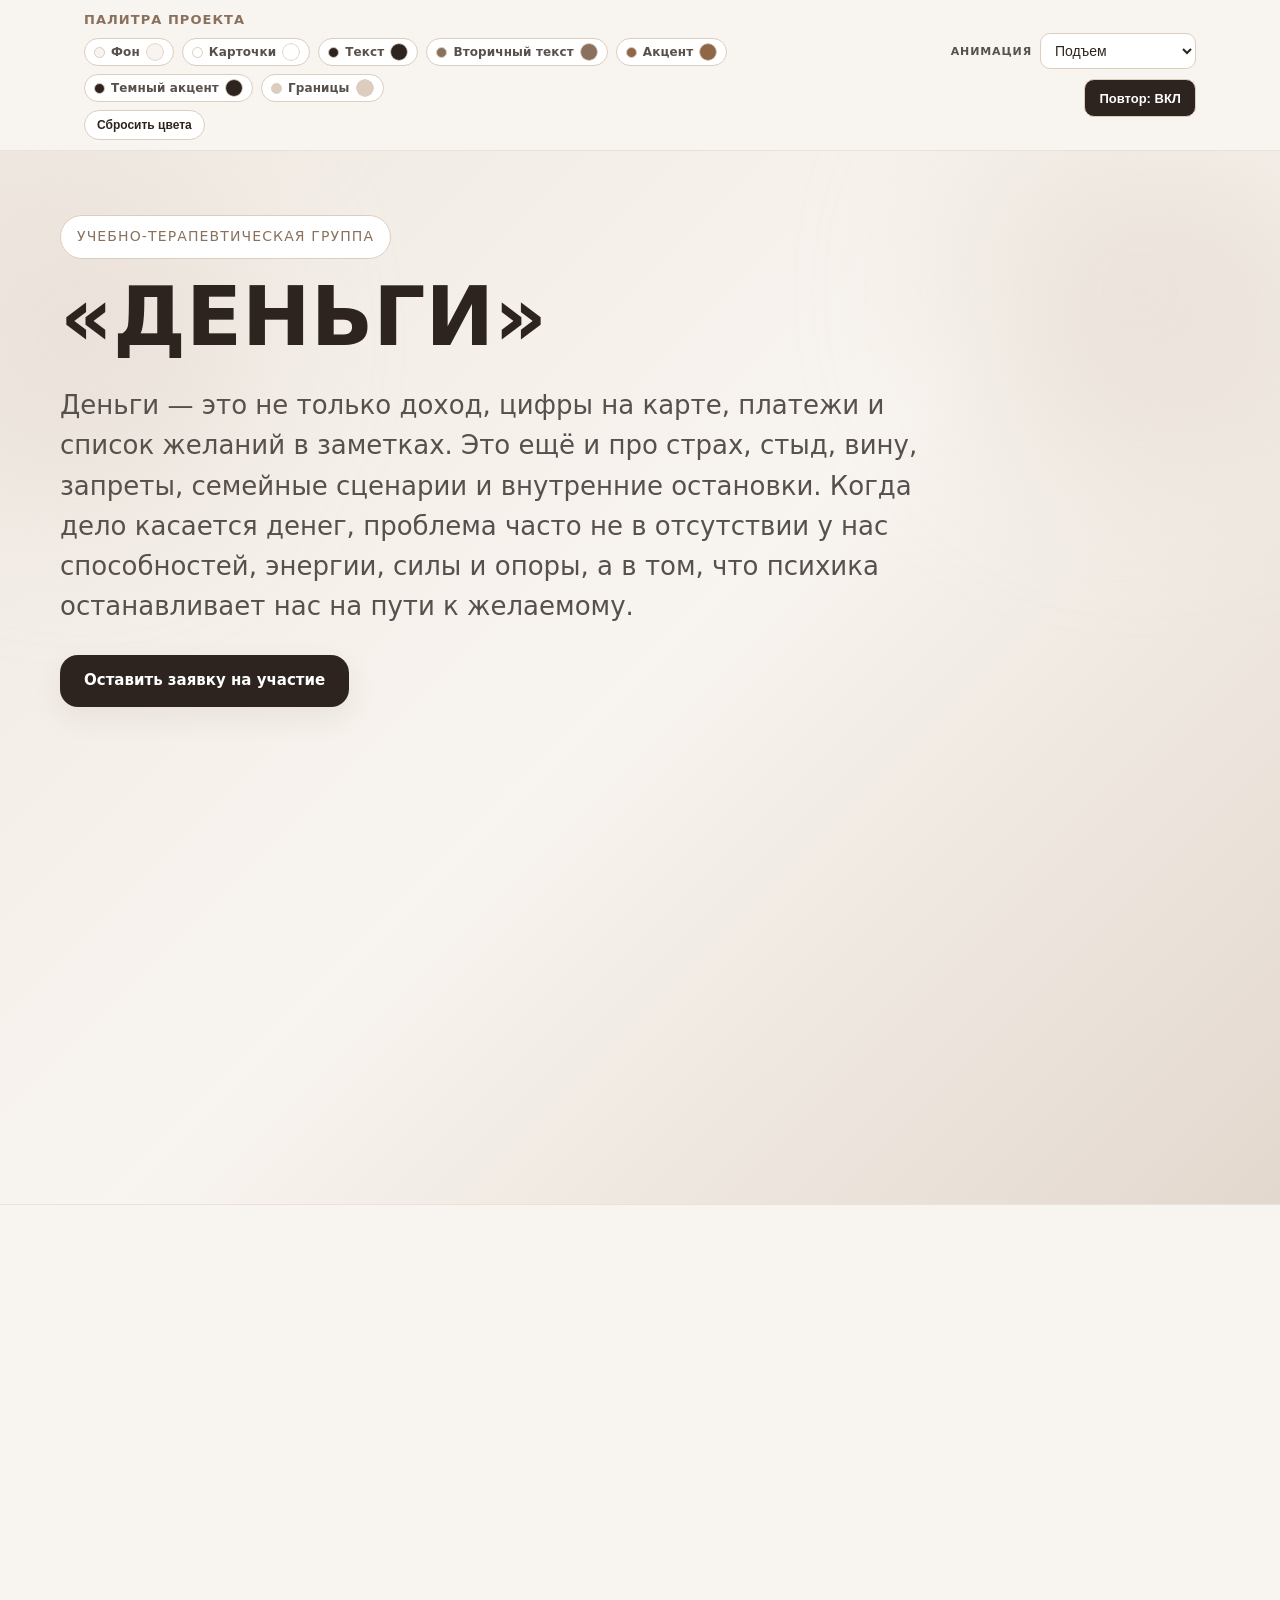
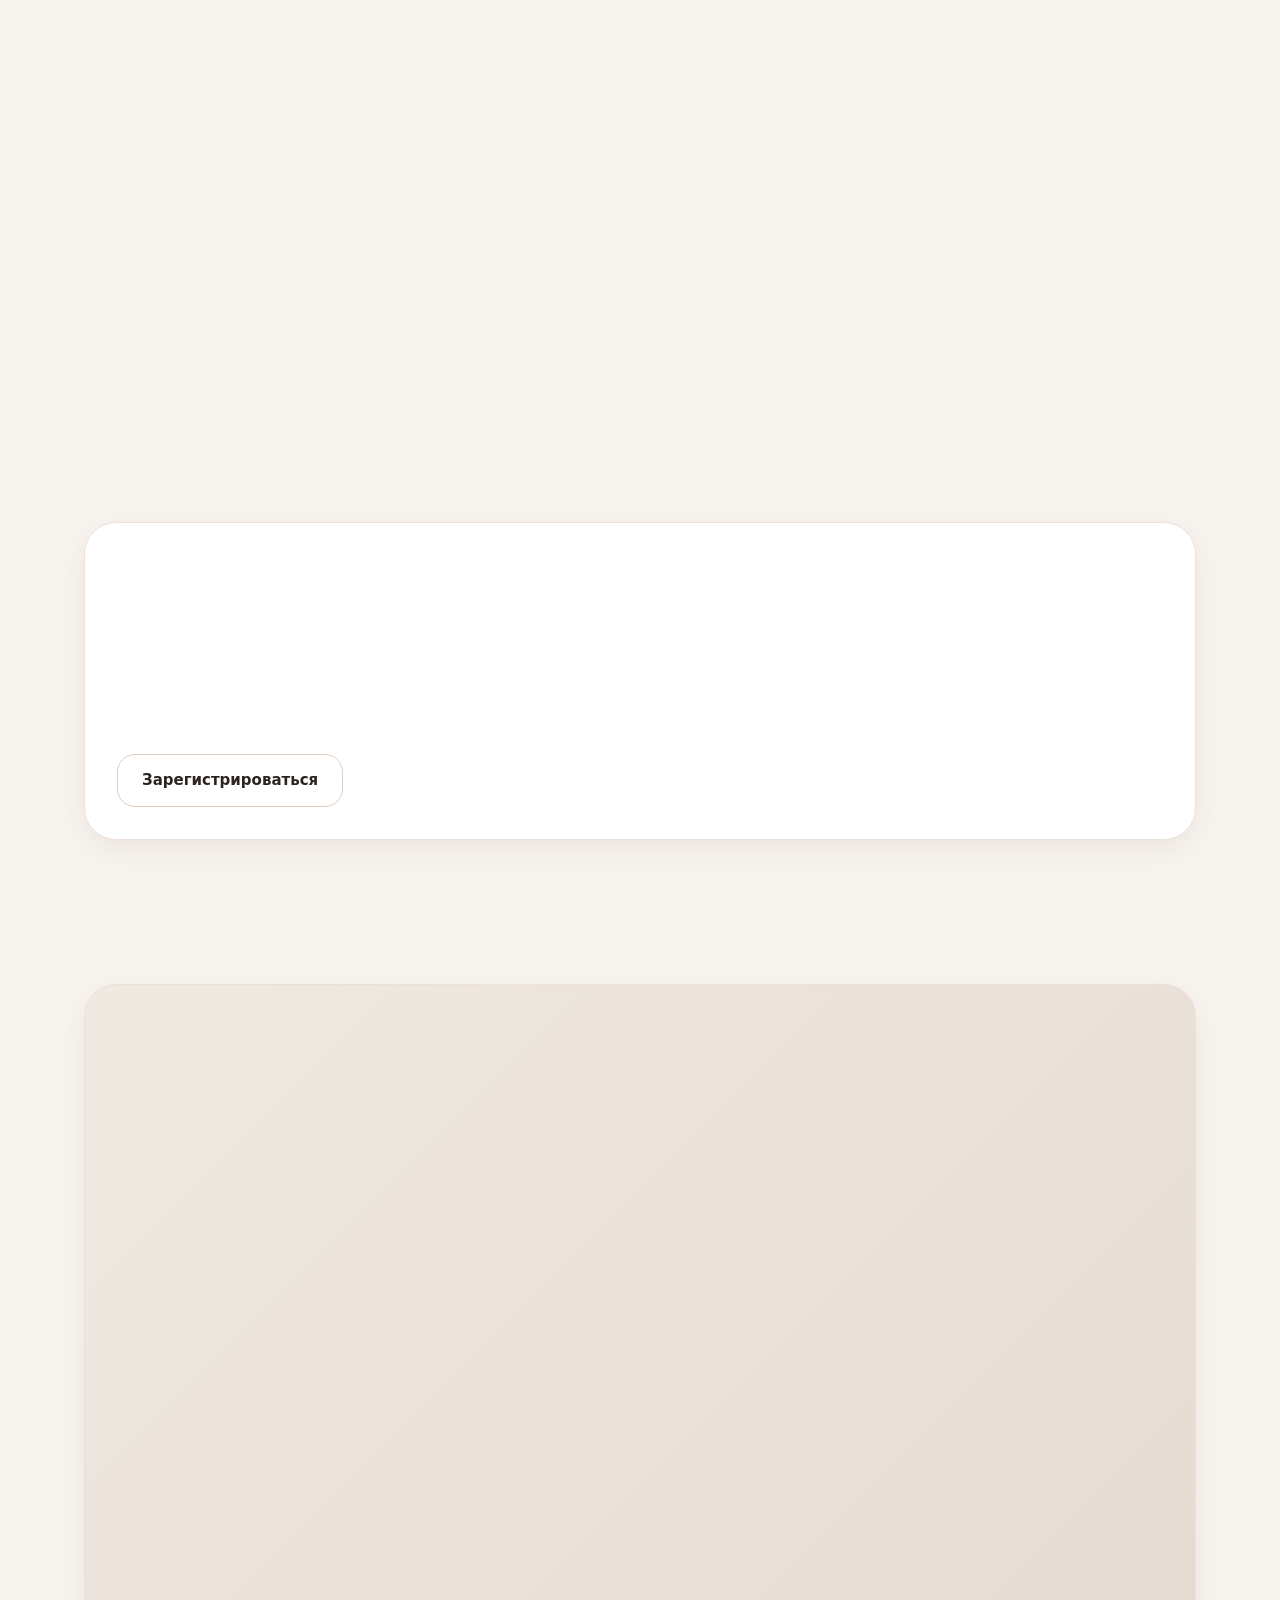
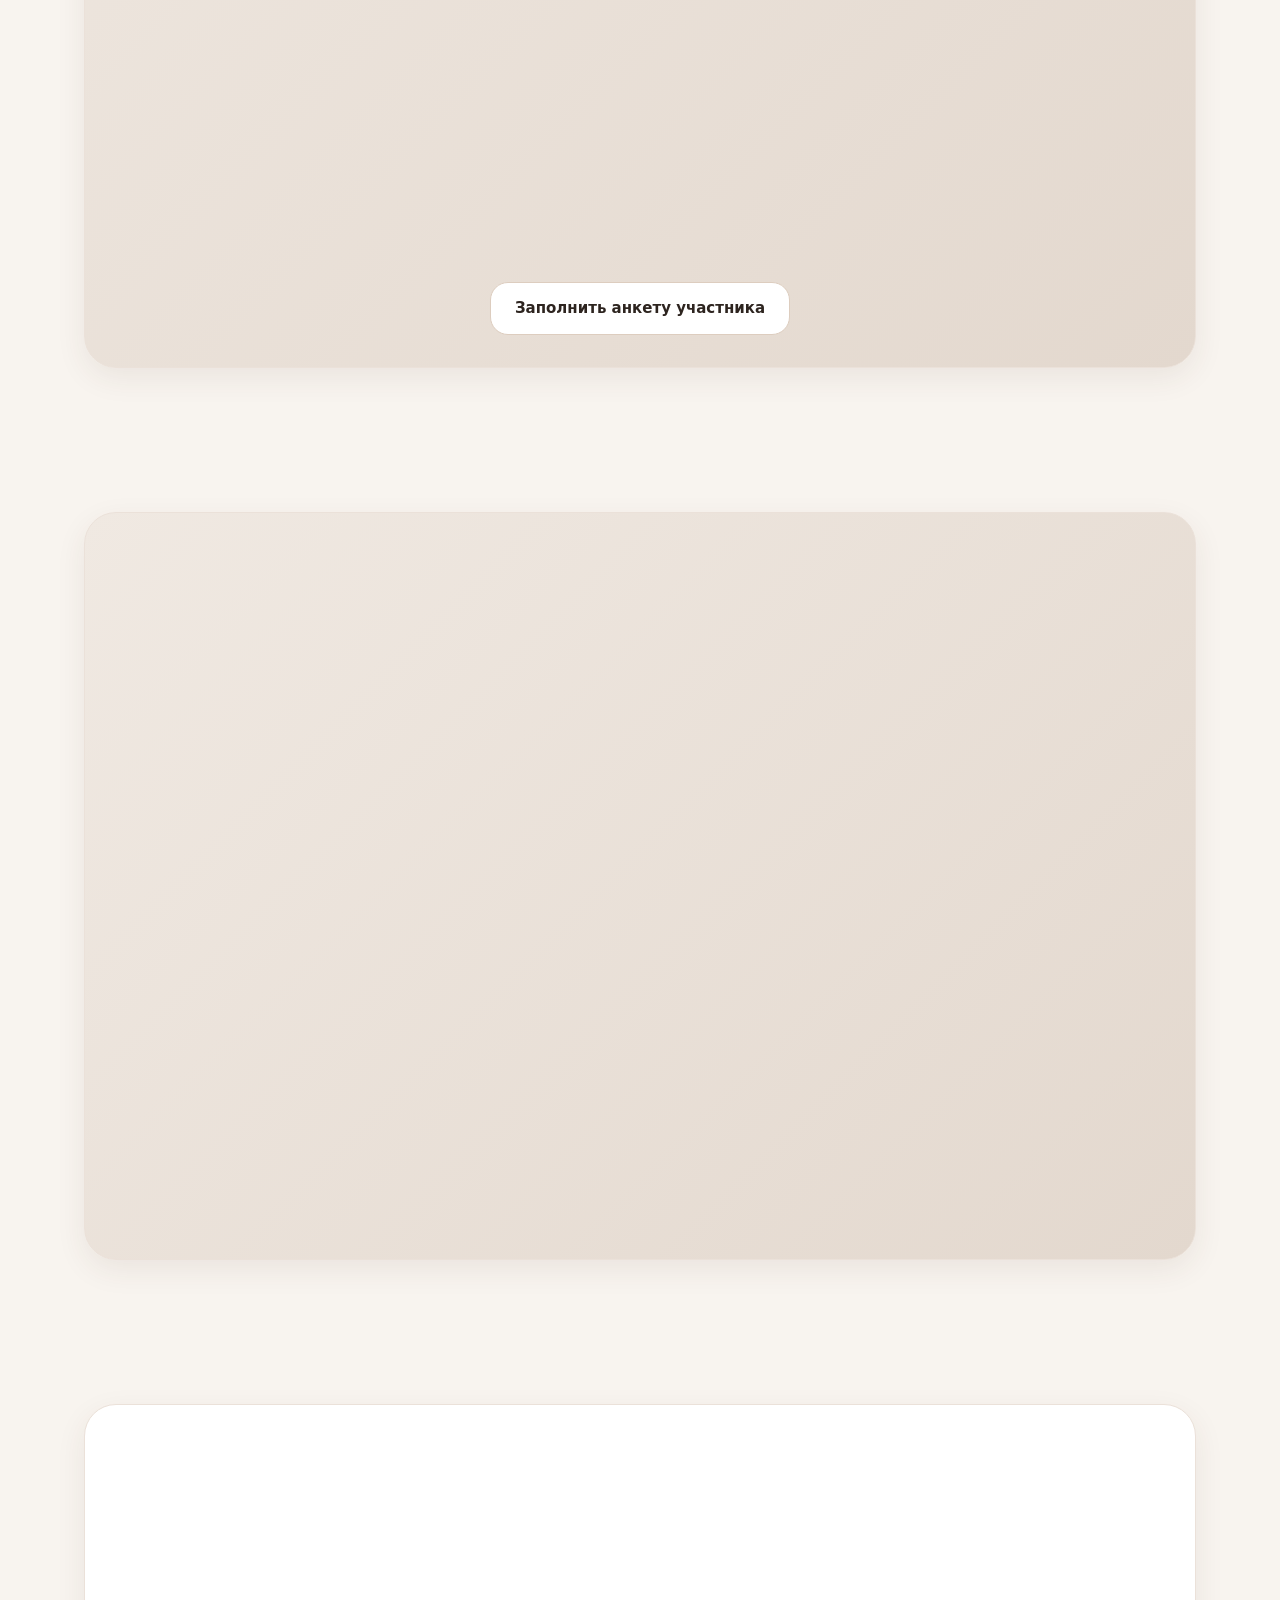
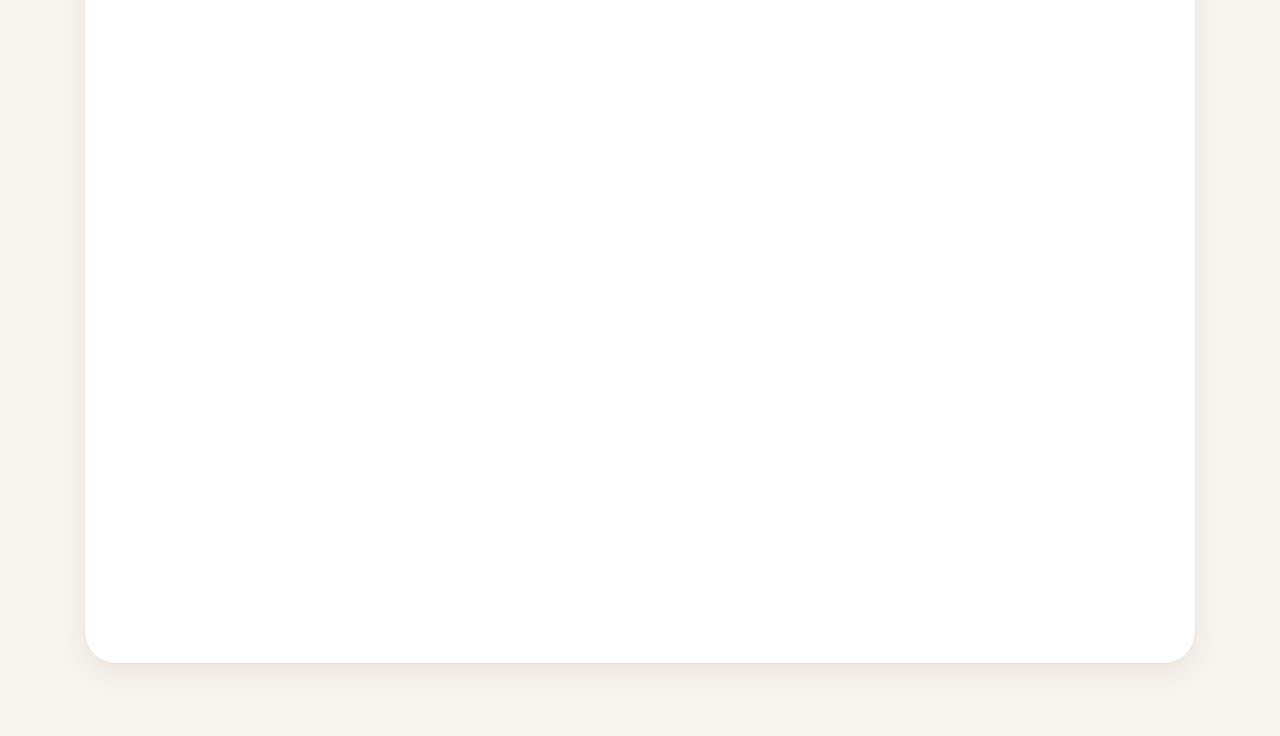
<file: index.html>
<!DOCTYPE html>
<html lang="ru">
<head>
  <meta charset="UTF-8" />
  <meta name="viewport" content="width=device-width, initial-scale=1.0" />
  <title>Учебно-терапевтическая группа «ДЕНЬГИ»</title>
  <link rel="stylesheet" href="styles.css?v=20260319-4" />
</head>
<body>
  <header class="site-header">
    <div class="container header-inner">
      <div class="header-left">
        <div class="header-title">Палитра проекта</div>
        <div class="header-palette" aria-label="Палитра цветов сайта">
          <label class="palette-item" for="colorBg">
            <span class="palette-swatch swatch-bg"></span>
            <span class="palette-name">Фон</span>
            <input class="palette-picker" id="colorBg" type="color" data-color-var="--bg" aria-label="Цвет фона страницы" />
          </label>
          <label class="palette-item" for="colorSurface">
            <span class="palette-swatch swatch-surface"></span>
            <span class="palette-name">Карточки</span>
            <input class="palette-picker" id="colorSurface" type="color" data-color-var="--card-solid" aria-label="Цвет карточек" />
          </label>
          <label class="palette-item" for="colorText">
            <span class="palette-swatch swatch-text"></span>
            <span class="palette-name">Текст</span>
            <input class="palette-picker" id="colorText" type="color" data-color-var="--text" aria-label="Цвет основного текста" />
          </label>
          <label class="palette-item" for="colorMuted">
            <span class="palette-swatch swatch-muted"></span>
            <span class="palette-name">Вторичный текст</span>
            <input class="palette-picker" id="colorMuted" type="color" data-color-var="--muted" aria-label="Цвет вторичного текста" />
          </label>
          <label class="palette-item" for="colorAccent">
            <span class="palette-swatch swatch-accent"></span>
            <span class="palette-name">Акцент</span>
            <input class="palette-picker" id="colorAccent" type="color" data-color-var="--accent" aria-label="Акцентный цвет" />
          </label>
          <label class="palette-item" for="colorAccentDark">
            <span class="palette-swatch swatch-accent-dark"></span>
            <span class="palette-name">Темный акцент</span>
            <input class="palette-picker" id="colorAccentDark" type="color" data-color-var="--accent-dark" aria-label="Темный акцентный цвет" />
          </label>
          <label class="palette-item" for="colorLine">
            <span class="palette-swatch swatch-line"></span>
            <span class="palette-name">Границы</span>
            <input class="palette-picker" id="colorLine" type="color" data-color-var="--line" aria-label="Цвет границ" />
          </label>
        </div>
        <button id="paletteReset" class="palette-reset" type="button">Сбросить цвета</button>
      </div>
      <div class="header-controls">
        <label class="header-control" for="animationPreset">
          <span>Анимация</span>
          <select id="animationPreset" name="animationPreset">
            <option value="rise">Подъем</option>
            <option value="slide-left">Сдвиг влево</option>
            <option value="zoom">Приближение</option>
            <option value="soft-blur">Мягкое размытие</option>
            <option value="none">Без анимации</option>
          </select>
        </label>
        <button id="revealToggle" class="header-toggle" type="button" aria-pressed="true">
          Повтор: ВКЛ
        </button>
      </div>
    </div>
  </header>
  <main>
    <section class="hero">
      <div class="blob"></div>
      <div class="blob2"></div>
      <div class="container hero-inner">
        <div class="eyebrow">Учебно-терапевтическая группа</div>
        <h1>«ДЕНЬГИ»</h1>
        <div class="lead">
          Деньги — это не только доход, цифры на карте, платежи и список желаний в заметках. Это ещё и про страх, стыд, вину, запреты, семейные сценарии и внутренние остановки. Когда дело касается денег, проблема часто не в отсутствии у нас способностей, энергии, силы и опоры, а в том, что психика останавливает нас на пути к желаемому.
        </div>
        <div class="cta-row">
          <a class="btn btn-dark" href="https://forms.gle/CyxedDQFrgJyTi6B8" target="_blank" rel="noreferrer">Оставить заявку на участие</a>
        </div>

        <div class="features">
          <article class="feature-card">
            <h3>Почему эта группа не про мотивацию</h3>
            <p>Наша группа не про лозунги в стиле «просто поверь в себя и удвой доход». Она про глубину и про то, как на самом деле устроена психика в теме денег.</p>
          </article>
          <article class="feature-card">
            <h3>Как это проявляется в жизни</h3>
            <p>Мы хотим большего, стараемся, делаем шаги, но как будто всё время где-то тормозим: нам трудно просить, брать, проявляться, выдерживать рост и пользоваться тем, что уже удалось получить.</p>
          </article>
          <article class="feature-card warm">
            <h3>Что мы будем исследовать</h3>
            <p>Как именно формируются внутренние установки в теме денег, денежные установки, семейные сценарии, запрет хотеть и брать, трудности с проявленностью, получением, удержанием и присвоением результата.</p>
          </article>
        </div>
      </div>
    </section>

    <section class="section">
      <div class="container">
        <div class="section-title-wrap">
          <div class="section-kicker">Эта группа для вас, если</div>
          <h2>Вы чувствуете, что пришло время переписывать свой денежный сценарий</h2>
        </div>
        <div class="audience-grid">
          <div class="audience-card card-accent"><p>Вы застреваете между «хочу» и «делаю»</p></div>
<div class="audience-card card-light"><p>Вы хотите увеличить доход, но уже несколько лет он остаётся примерно на одном уровне</p></div>
<div class="audience-card card-warm"><p>Вас сильно тревожит перспектива остаться без денег, даже когда они есть</p></div>
<div class="audience-card card-light"><p>Вы помогающий специалист и хотите лучше работать с денежными запросами клиентов</p></div>
<div class="audience-card card-accent"><p>Вам сложно поднимать стоимость своих услуг, проявляться, продавать, просить, брать, говорить о деньгах</p></div>
<div class="audience-card card-warm"><p>Вы много делаете, но действия не приводят к нужному результату</p></div>
<div class="audience-card card-warm"><p>Вы зарабатываете, но не умеете удерживать, присваивать, радоваться и пользоваться</p></div>
<div class="audience-card card-accent"><p>Деньги как будто утекают, и их постоянно не хватает</p></div>
<div class="audience-card card-light"><p>Вы регулярно оказываетесь в долгах или вынуждены занимать и хотите выйти из этого круга</p></div>
        </div>
      </div>
    </section>

    <section class="section section-no-top">
      <div class="container">
        <div class="info-box">
          <div class="info-grid">
            <div class="info-item"><div class="label">Где</div><div class="value">Онлайн, в Zoom</div></div>
            <div class="info-item"><div class="label">Формат</div><div class="value">6 встреч, 1 раз в неделю по субботам в 11:00 МСК</div></div>
            <div class="info-item"><div class="label">Продолжительность</div><div class="value">3–4 часа</div></div>
            <div class="info-item"><div class="label">Старт</div><div class="value">28 марта 2026 года</div></div>
            <div class="info-item"><div class="label">Стоимость</div><div class="value">20 000 рублей</div></div>
            <div class="info-item"><div class="label">Важно</div><div class="value">Количество мест в группе ограничено</div></div>
          </div>
          <div class="cta-row cta-row-tight">
            <a class="btn btn-light" href="https://forms.gle/CyxedDQFrgJyTi6B8" target="_blank" rel="noreferrer">Зарегистрироваться</a>
          </div>
        </div>
      </div>
    </section>

    <section class="section section-no-top">
      <div class="container">
        <div class="program-box">
          <div class="section-title-wrap section-title-wrap-compact">
            <div class="section-kicker">Программа группы</div>
          </div>
          <div class="program-grid">
            <article class="program-card">
      <div class="program-head"><h3>День 1</h3><span class="date-chip">28.03.2026</span></div>
      <p>Разберём, какие чувства у вас связаны с деньгами, и какой эмоциональный фон сопровождает финансовую тему в вашей жизни. Посмотрим, как формируется контакт с деньгами, и где он начинает прерываться.</p>
    </article>
<article class="program-card">
      <div class="program-head"><h3>День 2</h3><span class="date-chip">04.04.2026</span></div>
      <p>Исследуем, какие сложные чувства возникают в соприкосновении с деньгами, как распознать свои истинные финансовые потребности, и как в этой теме проявляются жадность и щедрость.</p>
    </article>
<article class="program-card">
      <div class="program-head"><h3>День 3</h3><span class="date-chip">11.04.2026</span></div>
      <p>Будем разбирать семейные сценарии, интроекты, лояльность, страхи, поведенческие стратегии и внутренние торможения. Посмотрим, какие установки мешают финансовому развитию, и как это влияет на контакт с денежным запросом.</p>
    </article>
<article class="program-card">
      <div class="program-head"><h3>День 4</h3><span class="date-chip">18.04.2026</span></div>
      <p>Поговорим о ресурсах, необходимых для финансового благополучия, и о том, что помогает переходить от намерений к реальным действиям. Отдельно коснёмся темы самоценности, самореализации и финансового перехода.</p>
    </article>
<article class="program-card">
      <div class="program-head"><h3>День 5</h3><span class="date-chip">25.04.2026</span></div>
      <p>Разберём, что происходит после достижения результата: тревога, обесценивание, долги, эготизм. Исследуем, почему так трудно удерживать достигнутое, и как формируется поддержка и закрепление результата.</p>
    </article>
<article class="program-card">
      <div class="program-head"><h3>День 6</h3><span class="date-chip">02.05.2026</span></div>
      <p>На финальной встрече обратимся к теме финансовых планов и желаемого будущего. Рассмотрим три внутренние субличности, связанные с деньгами, подведём итоги и соберём личные выводы по итогам всей группы.</p>
    </article>
          </div>
          <div class="cta-row cta-row-center">
            <a class="btn btn-light" href="https://forms.gle/CyxedDQFrgJyTi6B8" target="_blank" rel="noreferrer">Заполнить анкету участника</a>
          </div>
        </div>
      </div>
    </section>

    <section class="section section-no-top">
      <div class="container">
        <div class="hosts-box">
          <div class="section-title-wrap section-title-wrap-compact">
            <div class="section-kicker">Ведущие группы</div>
          </div>
          <div class="hosts-grid">
            <article class="host-card">
              <h3>Червова Яна</h3>
              <div class="photo-wrap"><img src="[data-uri]" alt="Червова Яна"></div>
              <ul class="host-list">
                <li>Интегративный психолог</li>
<li>Психосоматолог</li>
<li>Кризисный психолог</li>
<li>Профессиональный коуч ICF</li>
<li>Эмоционально-образная терапия</li>
<li>Телесно-ориентированная терапия</li>
              </ul>
            </article>

            <article class="host-card">
              <h3>Гусева Елена</h3>
              <div class="photo-wrap"><img src="[data-uri]" alt="Гусева Елена"></div>
              <ul class="host-list">
                <li>Психолог</li>
<li>Кризисный психолог</li>
<li>Психоаналитик</li>
<li>Групповой терапевт</li>
<li>Сексолог (психологическая коррекция сексуальной сферы)</li>
<li>Профессиональный коуч ICF</li>
<li>Бизнес-тренер</li>
<li>НЛП-практик, НЛП-мастер и действующий НЛП-тренер Института НЛП в Санкт-Петербурге с 2020 года</li>
<li>Эриксоновский гипноз</li>
<li>Специалист нейрографики</li>
              </ul>
            </article>
          </div>
        </div>
      </div>
    </section>

    <section class="section section-no-top">
      <div class="container">
        <div class="faq-box">
          <div class="section-title-wrap section-title-wrap-compact">
            <div class="section-kicker">Ответы на часто задаваемые вопросы</div>
          </div>
          <div class="faq-list">
            <details class="faq-item">
    <summary><span>Я не люблю работать в группе. Боюсь осуждения или что придётся делиться личным.</span><span class="plus">+</span></summary>
    <div class="faq-answer">Это безопасная, профессионально ведущаяся группа. Здесь нет давления, принуждения или ожидания, что вы должны открываться больше, чем вам комфортно. Вы говорите только о том, о чём готовы говорить. И очень часто именно группа даёт редкое ощущение: со мной всё не так уж странно, я не одна и не один, мои чувства и страхи можно выдержать и понять.</div>
  </details>
<details class="faq-item">
    <summary><span>20 000 — это дорого.</span><span class="plus">+</span></summary>
    <div class="faq-answer">Это не просто оплата за участие в группе, а вложение в глубокую работу с вашими денежными сценариями, чувствами и привычными способами обращаться с деньгами. Здесь вы работаете не с поверхностью, а с тем, что годами влияет на доход, устойчивость, самоценность и внутреннюю свободу. В результате вы уйдёте не с абстрактной теорией, а с гораздо более ясным пониманием себя и своей личной инструкции обращения с деньгами. И это остаётся с вами надолго.</div>
  </details>
<details class="faq-item">
    <summary><span>У меня сейчас много дел и нет уверенности, что это подходящее время.</span><span class="plus">+</span></summary>
    <div class="faq-answer">Очень часто именно так и выглядит наша тема денег: на себя, на устойчивость, на важные внутренние процессы как будто всё время не хватает места. И в этом тоже есть смысл. Группа не про то, чтобы ещё сильнее себя подгонять. Она про то, чтобы остановиться, услышать себя и начать выстраивать более осознанный и взрослый контакт с деньгами.</div>
  </details>
<details class="faq-item">
    <summary><span>Если я уже проходила курсы по деньгам, чем ваша группа отличается?</span><span class="plus">+</span></summary>
    <div class="faq-answer">Мы не будем повторять общие идеи про деньги и не станем давать универсальные советы, которые подходят всем и никому одновременно. Здесь важнее другое: вы увидите, как именно вы устроены в теме денег — где останавливаетесь, что чувствуете, какие стратегии у вас включаются автоматически. Это не про накопление информации, а про личную работу, после которой меняется не только понимание, но и внутреннее состояние.</div>
  </details>
<details class="faq-item">
    <summary><span>А вдруг я не пойму, как это применить в жизни?</span><span class="plus">+</span></summary>
    <div class="faq-answer">Здесь вы не просто слушаете и соглашаетесь. Здесь вы исследуете, проживаете, замечаете свои реакции и постепенно собираете собственную систему понимания. То есть не абстрактные знания, а конкретные ответы про себя: что с вами происходит, где вы тормозите, на что опираетесь и что помогает вам двигаться дальше. По сути, вы создаёте свою личную инструкцию, которую потом сможете использовать в жизни.</div>
  </details>
<details class="faq-item">
    <summary><span>А вдруг у меня не получится? / А вдруг я не дойду до конца?</span><span class="plus">+</span></summary>
    <div class="faq-answer">Это не марафон, где нужно собраться из последних сил и героически выдержать. Группа устроена так, чтобы поддерживать, а не ломать. Даже если вы сейчас в непростом состоянии, здесь можно идти в своём темпе. И иногда одна встреча уже даёт важный внутренний сдвиг, если вы остаетесь в честном контакте с собой.</div>
  </details>
<details class="faq-item">
    <summary><span>Если я хочу, но у меня сейчас нет денег.</span><span class="plus">+</span></summary>
    <div class="faq-answer">Это лучше обсудить лично. Если этот вопрос для вас актуален, напишите нам в Telegram.</div>
  </details>
          </div>
          <div class="bottom-cta">
            <a href="https://t.me/epguseva" target="_blank" rel="noreferrer">Остались вопросы? Пиши</a>
          </div>
        </div>
      </div>
    </section>
  </main>
  <script src="script.js?v=20260319-2" defer></script>
</body>
</html>
</file>
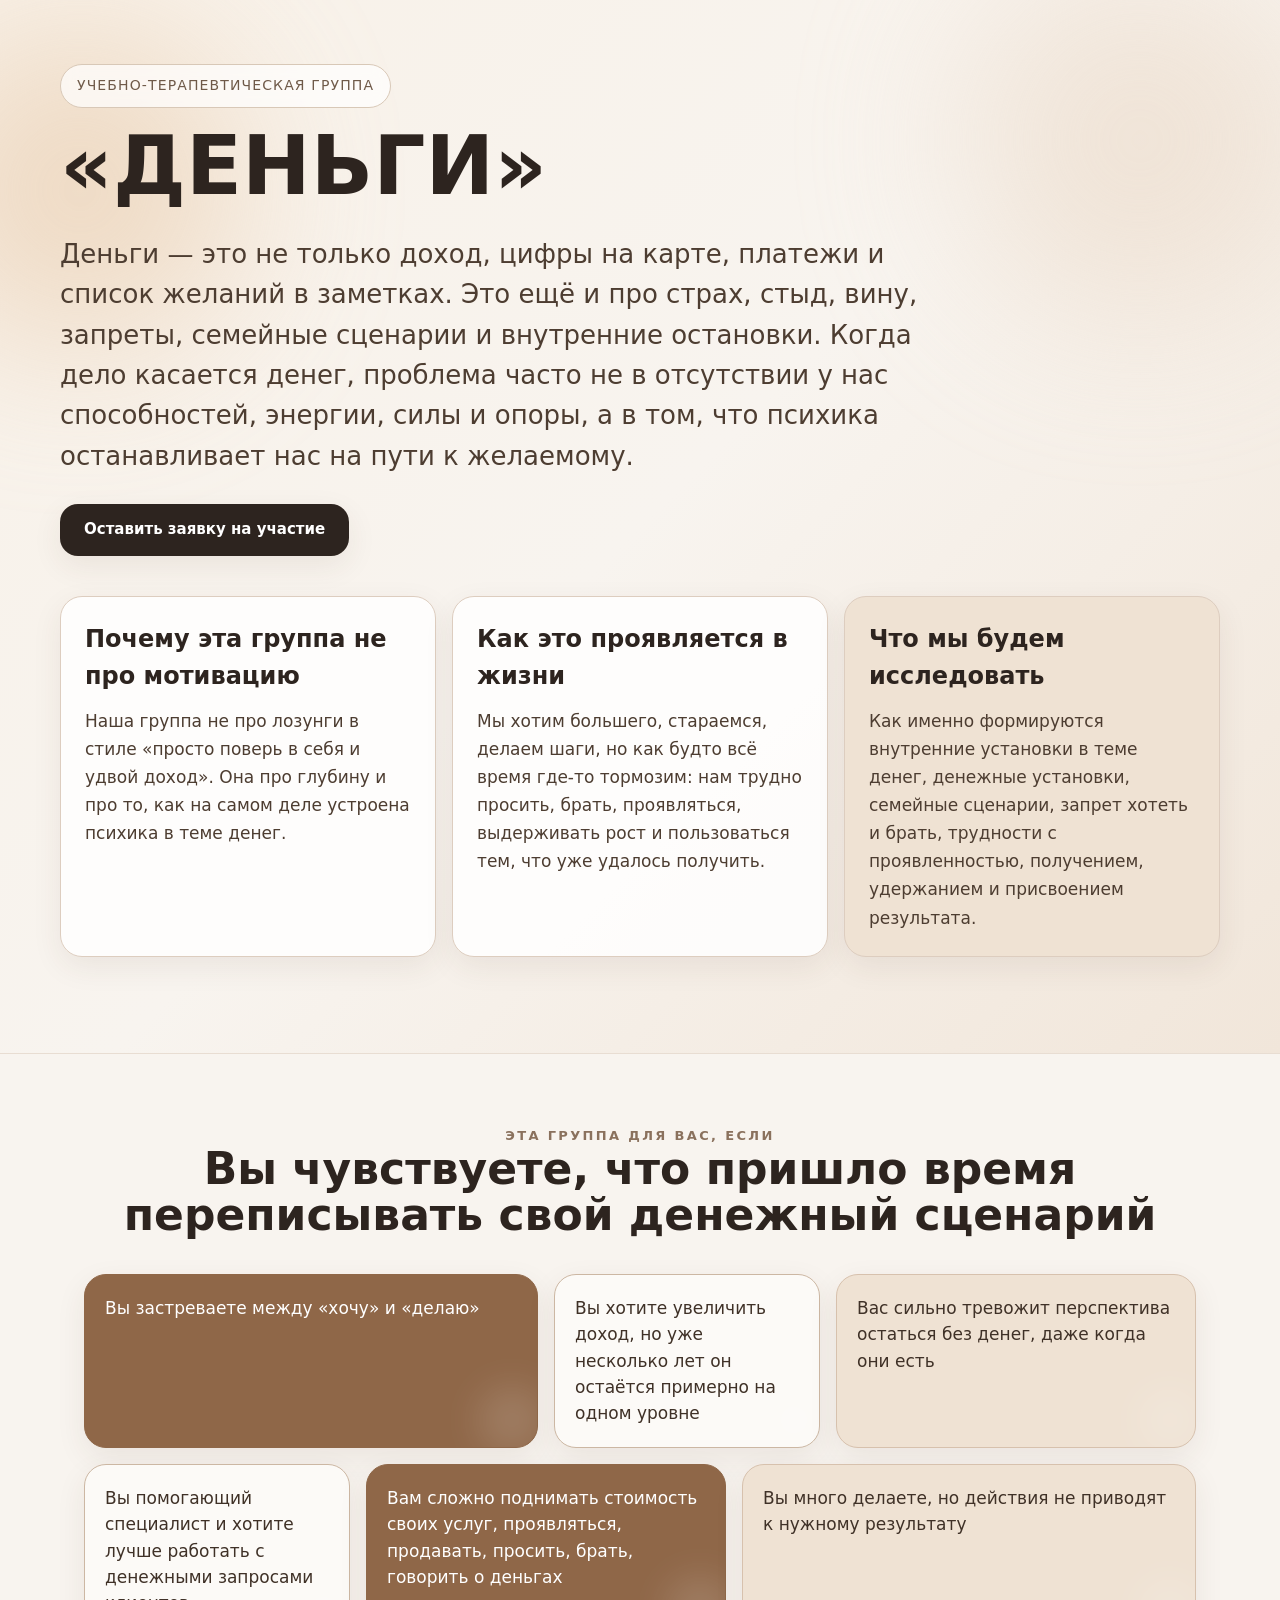
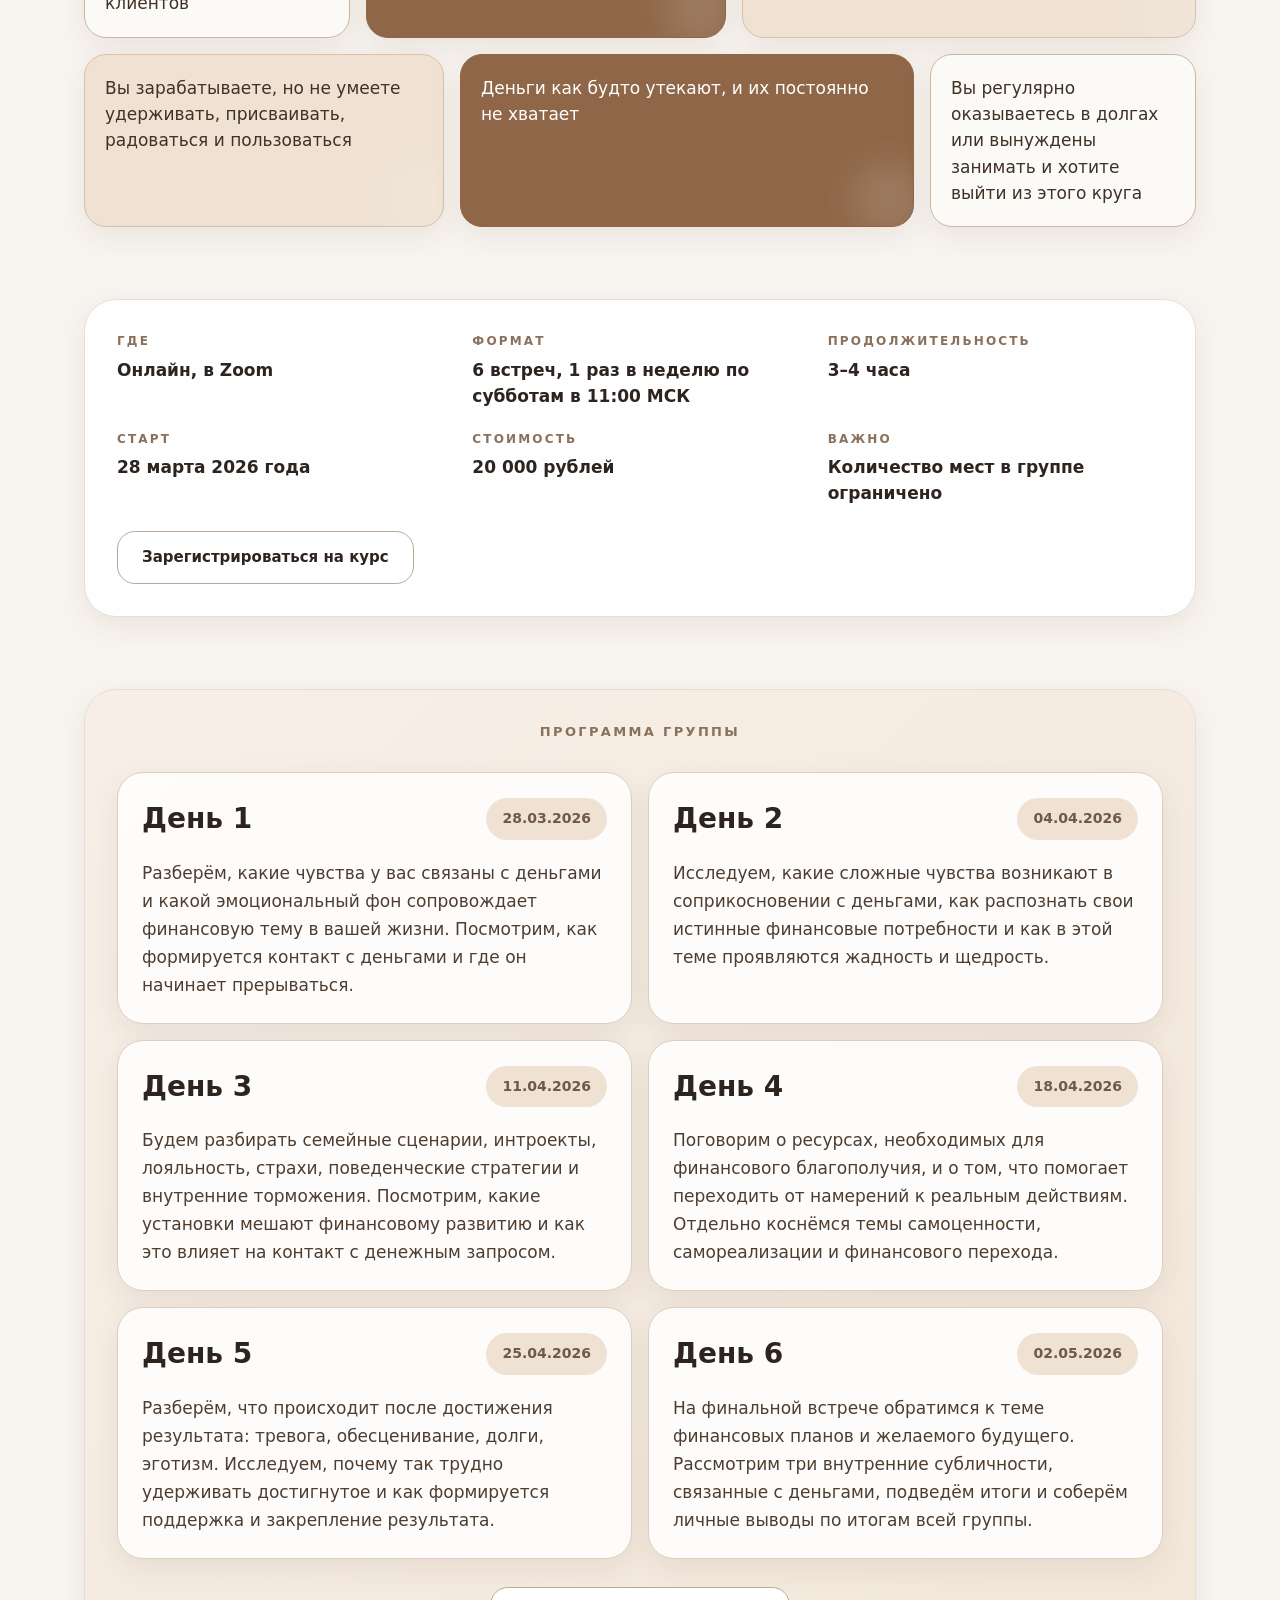
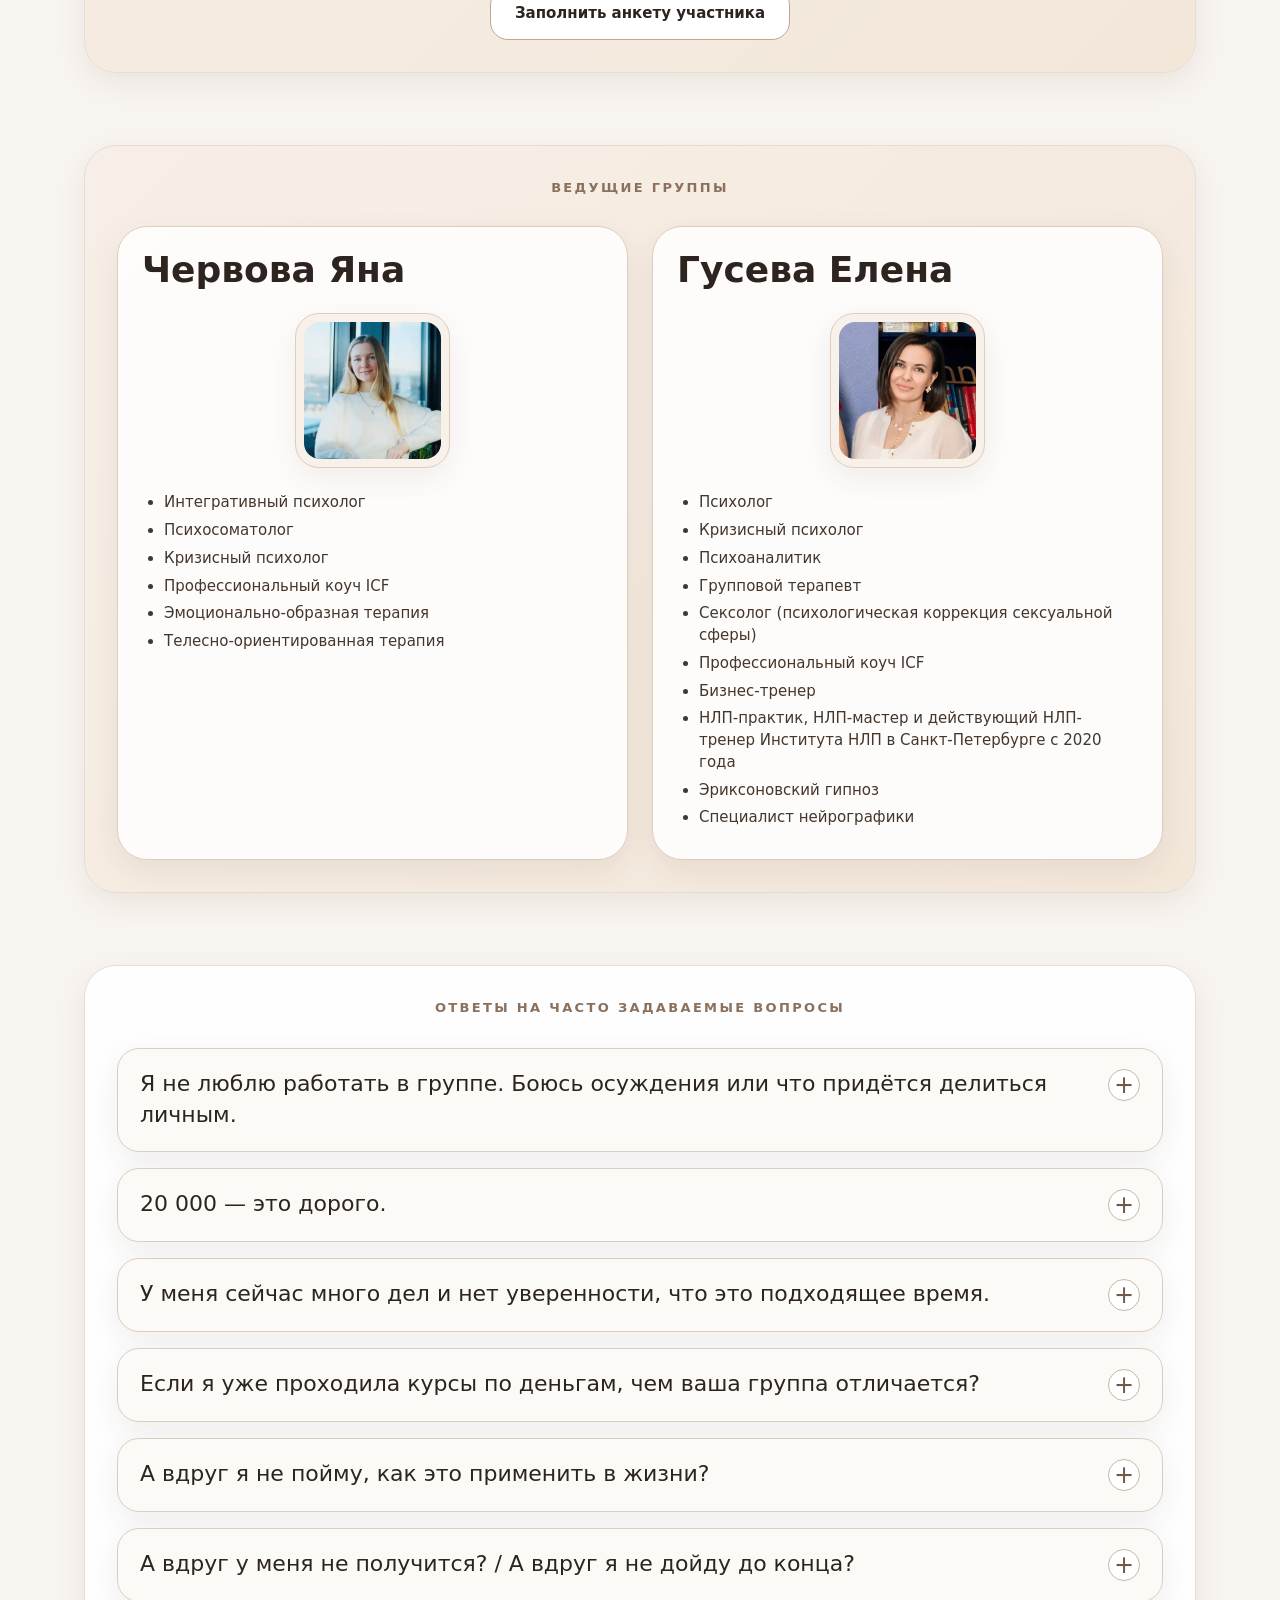
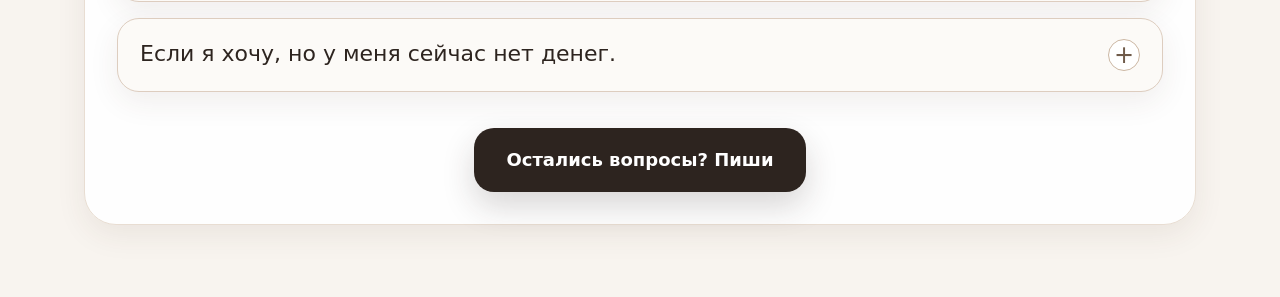
<file: Учебно_терапевтическая_группа__ДЕНЬГИ_.html>
<!DOCTYPE html>
<html lang="ru">
<head>
  <meta charset="UTF-8" />
  <meta name="viewport" content="width=device-width, initial-scale=1.0" />
  <title>Учебно-терапевтическая группа «ДЕНЬГИ»</title>
  <style>
    :root {
      --bg: #f8f4ef;
      --bg-soft: #f7efe7;
      --bg-warm: #f1e6da;
      --card: rgba(255,255,255,.86);
      --card-solid: #ffffff;
      --text: #2d241f;
      --text-soft: #4d3d31;
      --muted: #8a715d;
      --line: #ddcdbf;
      --line-soft: #e8ddd2;
      --accent: #8f6748;
      --accent-dark: #2d241f;
      --accent-soft: #efe2d3;
      --shadow: 0 10px 30px rgba(80, 54, 32, 0.08);
      --radius-xl: 32px;
      --radius-lg: 26px;
      --radius-md: 22px;
      --maxw: 1160px;
    }
    * { box-sizing: border-box; }
    html { scroll-behavior: smooth; }
    body {
      margin: 0;
      font-family: Inter, ui-sans-serif, system-ui, -apple-system, BlinkMacSystemFont, "Segoe UI", sans-serif;
      background: var(--bg);
      color: var(--text);
      line-height: 1.55;
    }
    img { max-width: 100%; display: block; }
    a { color: inherit; text-decoration: none; }
    .container { max-width: var(--maxw); margin: 0 auto; padding: 0 24px; }
    .hero {
      position: relative;
      overflow: hidden;
      border-bottom: 1px solid var(--line-soft);
      background: linear-gradient(135deg, #f8f1e8 0%, #f8f4ef 50%, #f1e6da 100%);
    }
    .blob, .blob2 {
      position: absolute; border-radius: 999px; filter: blur(80px); opacity: .55; pointer-events:none;
    }
    .blob { width: 320px; height: 320px; background: #e7c7a5; left: -80px; top: 30px; }
    .blob2 { width: 360px; height: 360px; background: #ead8c6; right: -40px; top: -40px; }
    .hero-inner { position: relative; padding: 64px 0 96px; }
    .eyebrow {
      display: inline-flex; padding: 10px 16px; border-radius: 999px; border: 1px solid #d8c8b7;
      background: rgba(255,255,255,.7); color: #6f5a49; font-size: 14px; letter-spacing: .08em; text-transform: uppercase;
      backdrop-filter: blur(8px);
    }
    h1 { margin: 18px 0 0; font-size: clamp(42px, 8vw, 82px); line-height: .98; }
    h2 { margin: 0; font-size: clamp(28px, 4vw, 44px); line-height: 1.05; }
    h3 { margin: 0; }
    .lead { max-width: 920px; margin-top: 28px; font-size: clamp(20px, 2.1vw, 26px); line-height: 1.55; color: var(--text-soft); }
    .cta-row { margin-top: 28px; display: flex; flex-wrap: wrap; gap: 12px; }
    .btn {
      display: inline-flex; align-items: center; justify-content: center;
      min-height: 52px; padding: 14px 24px; border-radius: 18px; font-weight: 600;
      font-size: 15px; transition: .18s ease; box-shadow: var(--shadow);
    }
    .btn-dark { background: var(--accent-dark); color: white; }
    .btn-dark:hover { background: #3a3029; }
    .btn-light { background: white; color: var(--text); border: 1px solid #bca894; box-shadow: none; }
    .btn-light:hover { background: #f8f1e9; }
    .features { margin-top: 40px; display: grid; gap: 16px; grid-template-columns: repeat(3, 1fr); }
    .feature-card {
      border: 1px solid var(--line);
      border-radius: var(--radius-md);
      padding: 24px; box-shadow: var(--shadow);
      background: rgba(255,255,255,.85);
    }
    .feature-card.warm { background: var(--accent-soft); }
    .feature-card h3 { font-size: 24px; margin-bottom: 12px; }
    .feature-card p { margin: 0; color: var(--text-soft); font-size: 17px; line-height: 1.65; }
    section.section { padding: 72px 0; }
    .section-title-wrap { text-align: center; margin-bottom: 36px; }
    .section-kicker {
      color: var(--muted); text-transform: uppercase; letter-spacing: .18em; font-size: 13px; font-weight: 600;
    }
    .audience-grid {
      display: grid; gap: 16px;
      grid-template-columns: repeat(12, 1fr);
    }
    .audience-card {
      min-height: 140px; border-radius: 22px; border: 1px solid var(--line);
      padding: 20px; box-shadow: var(--shadow); position: relative; overflow: hidden;
    }
    .audience-card p { margin: 0; font-size: 17px; line-height: 1.55; position: relative; z-index: 1; }
    .audience-card::after {
      content: ""; position: absolute; right: -10px; bottom: -8px; width: 70px; height: 70px;
      border-radius: 999px; background: rgba(255,255,255,.14); filter: blur(18px);
    }
    .card-accent { background: var(--accent); color: white; border-color: var(--accent); }
    .card-light { background: #fcfaf7; color: #3f3127; border-color: #ccb7a3; }
    .card-warm { background: #efe2d3; color: #3f3127; border-color: #d7c1ad; }
    .audience-grid .audience-card:nth-child(1) { grid-column: span 5; }
    .audience-grid .audience-card:nth-child(2) { grid-column: span 3; }
    .audience-grid .audience-card:nth-child(3) { grid-column: span 4; }
    .audience-grid .audience-card:nth-child(4) { grid-column: span 3; }
    .audience-grid .audience-card:nth-child(5) { grid-column: span 4; }
    .audience-grid .audience-card:nth-child(6) { grid-column: span 5; }
    .audience-grid .audience-card:nth-child(7) { grid-column: span 4; }
    .audience-grid .audience-card:nth-child(8) { grid-column: span 5; }
    .audience-grid .audience-card:nth-child(9) { grid-column: span 3; }

    .info-box, .program-box, .hosts-box, .faq-box {
      border: 1px solid var(--line-soft);
      border-radius: var(--radius-xl);
      box-shadow: var(--shadow);
      padding: 32px;
    }
    .info-box { background: rgba(255,255,255,.92); }
    .program-box, .hosts-box { background: linear-gradient(135deg, #f7efe7 0%, #f3e7da 100%); }
    .faq-box { background: rgba(255,255,255,.92); }
    .info-grid {
      display: grid; gap: 20px; grid-template-columns: repeat(3, 1fr);
    }
    .info-item .label {
      color: var(--muted); text-transform: uppercase; letter-spacing: .18em; font-size: 12px; font-weight: 600;
    }
    .info-item .value { margin-top: 6px; font-weight: 600; font-size: 17px; }
    .program-grid { display: grid; gap: 16px; grid-template-columns: repeat(2, 1fr); margin-top: 30px; }
    .program-card {
      border: 1px solid var(--line); border-radius: 26px; background: rgba(255,255,255,.86); padding: 24px; box-shadow: var(--shadow);
    }
    .program-head { display: flex; align-items: center; justify-content: space-between; gap: 14px; }
    .program-head h3 { font-size: 28px; }
    .date-chip {
      display: inline-flex; align-items: center; justify-content: center;
      padding: 10px 16px; border-radius: 999px; background: var(--accent-soft); color: #6f5a49; font-size: 14px; font-weight: 600;
      white-space: nowrap;
    }
    .program-card p { margin: 18px 0 0; font-size: 17px; color: var(--text-soft); line-height: 1.65; }
    .hosts-grid { margin-top: 28px; display: grid; gap: 24px; grid-template-columns: repeat(2, 1fr); }
    .host-card {
      border: 1px solid var(--line); border-radius: 30px; background: rgba(255,255,255,.86); padding: 24px; box-shadow: var(--shadow);
    }
    .host-card h3 { font-size: 36px; line-height: 1.05; }
    .photo-wrap {
      width: 155px; height: 155px; margin: 24px auto 0; padding: 8px;
      border-radius: 24px; overflow: hidden; border: 1px solid var(--line); background: #f8f1e9; box-shadow: var(--shadow);
    }
    .photo-wrap img { width: 100%; height: 100%; object-fit: cover; border-radius: 16px; }
    .host-list {
      margin: 24px 0 0; padding-left: 22px; color: #44362c; line-height: 1.45;
    }
    .host-list li { margin: 6px 0; font-size: 15px; }
    .faq-list { margin-top: 30px; display: grid; gap: 16px; }
    .faq-item {
      border: 1px solid var(--line); border-radius: 22px; background: #fcfaf7; padding: 20px 22px; box-shadow: var(--shadow);
    }
    .faq-item summary {
      list-style: none; cursor: pointer; display: flex; gap: 14px; align-items: flex-start; justify-content: space-between;
      font-size: 22px; line-height: 1.4; font-weight: 500;
    }
    .faq-item summary::-webkit-details-marker { display: none; }
    .plus {
      display: inline-flex; align-items: center; justify-content: center; width: 32px; height: 32px; flex: 0 0 32px;
      border-radius: 999px; border: 1px solid #ccb7a3; background: white; color: #6f5a49; font-size: 24px; line-height: 1;
      transition: transform .2s ease;
    }
    .faq-item[open] .plus { transform: rotate(45deg); }
    .faq-answer { padding-top: 16px; color: var(--text-soft); font-size: 17px; line-height: 1.7; white-space: pre-wrap; }
    .bottom-cta { margin-top: 36px; display: flex; justify-content: center; }
    .bottom-cta a {
      display: inline-flex; align-items: center; justify-content: center; min-height: 64px;
      background: var(--accent-dark); color: white; border-radius: 20px; padding: 16px 32px;
      font-size: 18px; font-weight: 700; box-shadow: 0 14px 32px rgba(45,36,31,.18);
    }
    .bottom-cta a:hover { background: #3a3029; }
    @media (max-width: 980px) {
      .features, .info-grid, .program-grid, .hosts-grid { grid-template-columns: 1fr 1fr; }
      .audience-grid .audience-card { grid-column: span 6 !important; }
      .host-card h3 { font-size: 30px; }
    }
    @media (max-width: 720px) {
      .container { padding: 0 16px; }
      .hero-inner { padding: 42px 0 56px; }
      section.section { padding: 54px 0; }
      .features, .info-grid, .program-grid, .hosts-grid { grid-template-columns: 1fr; }
      .audience-grid { grid-template-columns: 1fr; }
      .audience-grid .audience-card { grid-column: auto !important; }
      .info-box, .program-box, .hosts-box, .faq-box { padding: 22px; border-radius: 26px; }
      .feature-card, .program-card, .host-card, .faq-item { padding: 18px; }
      .program-head { align-items: flex-start; flex-direction: column; }
      .faq-item summary { font-size: 18px; }
      .bottom-cta a { width: 100%; text-align: center; }
    }
  </style>
</head>
<body>
  <main>
    <section class="hero">
      <div class="blob"></div>
      <div class="blob2"></div>
      <div class="container hero-inner">
        <div class="eyebrow">Учебно-терапевтическая группа</div>
        <h1>«ДЕНЬГИ»</h1>
        <div class="lead">
          Деньги — это не только доход, цифры на карте, платежи и список желаний в заметках. Это ещё и про страх, стыд, вину, запреты, семейные сценарии и внутренние остановки. Когда дело касается денег, проблема часто не в отсутствии у нас способностей, энергии, силы и опоры, а в том, что психика останавливает нас на пути к желаемому.
        </div>
        <div class="cta-row">
          <a class="btn btn-dark" href="https://forms.gle/CyxedDQFrgJyTi6B8" target="_blank" rel="noreferrer">Оставить заявку на участие</a>
        </div>

        <div class="features">
          <article class="feature-card">
            <h3>Почему эта группа не про мотивацию</h3>
            <p>Наша группа не про лозунги в стиле «просто поверь в себя и удвой доход». Она про глубину и про то, как на самом деле устроена психика в теме денег.</p>
          </article>
          <article class="feature-card">
            <h3>Как это проявляется в жизни</h3>
            <p>Мы хотим большего, стараемся, делаем шаги, но как будто всё время где-то тормозим: нам трудно просить, брать, проявляться, выдерживать рост и пользоваться тем, что уже удалось получить.</p>
          </article>
          <article class="feature-card warm">
            <h3>Что мы будем исследовать</h3>
            <p>Как именно формируются внутренние установки в теме денег, денежные установки, семейные сценарии, запрет хотеть и брать, трудности с проявленностью, получением, удержанием и присвоением результата.</p>
          </article>
        </div>
      </div>
    </section>

    <section class="section">
      <div class="container">
        <div class="section-title-wrap">
          <div class="section-kicker">Эта группа для вас, если</div>
          <h2>Вы чувствуете, что пришло время переписывать свой денежный сценарий</h2>
        </div>
        <div class="audience-grid">
          <div class="audience-card card-accent"><p>Вы застреваете между «хочу» и «делаю»</p></div>
<div class="audience-card card-light"><p>Вы хотите увеличить доход, но уже несколько лет он остаётся примерно на одном уровне</p></div>
<div class="audience-card card-warm"><p>Вас сильно тревожит перспектива остаться без денег, даже когда они есть</p></div>
<div class="audience-card card-light"><p>Вы помогающий специалист и хотите лучше работать с денежными запросами клиентов</p></div>
<div class="audience-card card-accent"><p>Вам сложно поднимать стоимость своих услуг, проявляться, продавать, просить, брать, говорить о деньгах</p></div>
<div class="audience-card card-warm"><p>Вы много делаете, но действия не приводят к нужному результату</p></div>
<div class="audience-card card-warm"><p>Вы зарабатываете, но не умеете удерживать, присваивать, радоваться и пользоваться</p></div>
<div class="audience-card card-accent"><p>Деньги как будто утекают, и их постоянно не хватает</p></div>
<div class="audience-card card-light"><p>Вы регулярно оказываетесь в долгах или вынуждены занимать и хотите выйти из этого круга</p></div>
        </div>
      </div>
    </section>

    <section class="section" style="padding-top:0;">
      <div class="container">
        <div class="info-box">
          <div class="info-grid">
            <div class="info-item"><div class="label">Где</div><div class="value">Онлайн, в Zoom</div></div>
            <div class="info-item"><div class="label">Формат</div><div class="value">6 встреч, 1 раз в неделю по субботам в 11:00 МСК</div></div>
            <div class="info-item"><div class="label">Продолжительность</div><div class="value">3–4 часа</div></div>
            <div class="info-item"><div class="label">Старт</div><div class="value">28 марта 2026 года</div></div>
            <div class="info-item"><div class="label">Стоимость</div><div class="value">20 000 рублей</div></div>
            <div class="info-item"><div class="label">Важно</div><div class="value">Количество мест в группе ограничено</div></div>
          </div>
          <div class="cta-row" style="margin-top:24px;">
            <a class="btn btn-light" href="https://forms.gle/CyxedDQFrgJyTi6B8" target="_blank" rel="noreferrer">Зарегистрироваться на курс</a>
          </div>
        </div>
      </div>
    </section>

    <section class="section" style="padding-top:0;">
      <div class="container">
        <div class="program-box">
          <div class="section-title-wrap" style="margin-bottom: 0;">
            <div class="section-kicker">Программа группы</div>
          </div>
          <div class="program-grid">
            <article class="program-card">
      <div class="program-head"><h3>День 1</h3><span class="date-chip">28.03.2026</span></div>
      <p>Разберём, какие чувства у вас связаны с деньгами и какой эмоциональный фон сопровождает финансовую тему в вашей жизни. Посмотрим, как формируется контакт с деньгами и где он начинает прерываться.</p>
    </article>
<article class="program-card">
      <div class="program-head"><h3>День 2</h3><span class="date-chip">04.04.2026</span></div>
      <p>Исследуем, какие сложные чувства возникают в соприкосновении с деньгами, как распознать свои истинные финансовые потребности и как в этой теме проявляются жадность и щедрость.</p>
    </article>
<article class="program-card">
      <div class="program-head"><h3>День 3</h3><span class="date-chip">11.04.2026</span></div>
      <p>Будем разбирать семейные сценарии, интроекты, лояльность, страхи, поведенческие стратегии и внутренние торможения. Посмотрим, какие установки мешают финансовому развитию и как это влияет на контакт с денежным запросом.</p>
    </article>
<article class="program-card">
      <div class="program-head"><h3>День 4</h3><span class="date-chip">18.04.2026</span></div>
      <p>Поговорим о ресурсах, необходимых для финансового благополучия, и о том, что помогает переходить от намерений к реальным действиям. Отдельно коснёмся темы самоценности, самореализации и финансового перехода.</p>
    </article>
<article class="program-card">
      <div class="program-head"><h3>День 5</h3><span class="date-chip">25.04.2026</span></div>
      <p>Разберём, что происходит после достижения результата: тревога, обесценивание, долги, эготизм. Исследуем, почему так трудно удерживать достигнутое и как формируется поддержка и закрепление результата.</p>
    </article>
<article class="program-card">
      <div class="program-head"><h3>День 6</h3><span class="date-chip">02.05.2026</span></div>
      <p>На финальной встрече обратимся к теме финансовых планов и желаемого будущего. Рассмотрим три внутренние субличности, связанные с деньгами, подведём итоги и соберём личные выводы по итогам всей группы.</p>
    </article>
          </div>
          <div class="cta-row" style="justify-content:center; margin-top:28px;">
            <a class="btn btn-light" href="https://forms.gle/CyxedDQFrgJyTi6B8" target="_blank" rel="noreferrer">Заполнить анкету участника</a>
          </div>
        </div>
      </div>
    </section>

    <section class="section" style="padding-top:0;">
      <div class="container">
        <div class="hosts-box">
          <div class="section-title-wrap" style="margin-bottom: 0;">
            <div class="section-kicker">Ведущие группы</div>
          </div>
          <div class="hosts-grid">
            <article class="host-card">
              <h3>Червова Яна</h3>
              <div class="photo-wrap"><img src="[data-uri]" alt="Червова Яна"></div>
              <ul class="host-list">
                <li>Интегративный психолог</li>
<li>Психосоматолог</li>
<li>Кризисный психолог</li>
<li>Профессиональный коуч ICF</li>
<li>Эмоционально-образная терапия</li>
<li>Телесно-ориентированная терапия</li>
              </ul>
            </article>

            <article class="host-card">
              <h3>Гусева Елена</h3>
              <div class="photo-wrap"><img src="[data-uri]" alt="Гусева Елена"></div>
              <ul class="host-list">
                <li>Психолог</li>
<li>Кризисный психолог</li>
<li>Психоаналитик</li>
<li>Групповой терапевт</li>
<li>Сексолог (психологическая коррекция сексуальной сферы)</li>
<li>Профессиональный коуч ICF</li>
<li>Бизнес-тренер</li>
<li>НЛП-практик, НЛП-мастер и действующий НЛП-тренер Института НЛП в Санкт-Петербурге с 2020 года</li>
<li>Эриксоновский гипноз</li>
<li>Специалист нейрографики</li>
              </ul>
            </article>
          </div>
        </div>
      </div>
    </section>

    <section class="section" style="padding-top:0;">
      <div class="container">
        <div class="faq-box">
          <div class="section-title-wrap" style="margin-bottom: 0;">
            <div class="section-kicker">Ответы на часто задаваемые вопросы</div>
          </div>
          <div class="faq-list">
            <details class="faq-item">
    <summary><span>Я не люблю работать в группе. Боюсь осуждения или что придётся делиться личным.</span><span class="plus">+</span></summary>
    <div class="faq-answer">Это безопасная, профессионально ведущаяся группа. Здесь нет давления, принуждения или ожидания, что вы должны открываться больше, чем вам комфортно. Вы говорите только о том, о чём готовы говорить. И очень часто именно группа даёт редкое ощущение: со мной всё не так уж странно, я не одна и не один, мои чувства и страхи можно выдержать и понять.</div>
  </details>
<details class="faq-item">
    <summary><span>20 000 — это дорого.</span><span class="plus">+</span></summary>
    <div class="faq-answer">Это не просто оплата за участие в группе, а вложение в глубокую работу с вашими денежными сценариями, чувствами и привычными способами обращаться с деньгами. Здесь вы работаете не с поверхностью, а с тем, что годами влияет на доход, устойчивость, самоценность и внутреннюю свободу. В результате вы уйдёте не с абстрактной теорией, а с гораздо более ясным пониманием себя и своей личной инструкции обращения с деньгами. И это остаётся с вами надолго.</div>
  </details>
<details class="faq-item">
    <summary><span>У меня сейчас много дел и нет уверенности, что это подходящее время.</span><span class="plus">+</span></summary>
    <div class="faq-answer">Очень часто именно так и выглядит наша тема денег: на себя, на устойчивость, на важные внутренние процессы как будто всё время не хватает места. И в этом тоже есть смысл. Группа не про то, чтобы ещё сильнее себя подгонять. Она про то, чтобы остановиться, услышать себя и начать выстраивать более осознанный и взрослый контакт с деньгами.</div>
  </details>
<details class="faq-item">
    <summary><span>Если я уже проходила курсы по деньгам, чем ваша группа отличается?</span><span class="plus">+</span></summary>
    <div class="faq-answer">Мы не будем повторять общие идеи про деньги и не станем давать универсальные советы, которые подходят всем и никому одновременно. Здесь важнее другое: вы увидите, как именно вы устроены в теме денег — где останавливаетесь, что чувствуете, какие стратегии у вас включаются автоматически. Это не про накопление информации, а про личную работу, после которой меняется не только понимание, но и внутреннее состояние.</div>
  </details>
<details class="faq-item">
    <summary><span>А вдруг я не пойму, как это применить в жизни?</span><span class="plus">+</span></summary>
    <div class="faq-answer">Здесь вы не просто слушаете и соглашаетесь. Здесь вы исследуете, проживаете, замечаете свои реакции и постепенно собираете собственную систему понимания. То есть не абстрактные знания, а конкретные ответы про себя: что с вами происходит, где вы тормозите, на что опираетесь и что помогает вам двигаться дальше. По сути, вы создаёте свою личную инструкцию, которую потом сможете использовать в жизни.</div>
  </details>
<details class="faq-item">
    <summary><span>А вдруг у меня не получится? / А вдруг я не дойду до конца?</span><span class="plus">+</span></summary>
    <div class="faq-answer">Это не марафон, где нужно собраться из последних сил и героически выдержать. Группа устроена так, чтобы поддерживать, а не ломать. Даже если вы сейчас в непростом состоянии, здесь можно идти в своём темпе. И иногда одна встреча уже даёт важный внутренний сдвиг, если вы остаетесь в честном контакте с собой.</div>
  </details>
<details class="faq-item">
    <summary><span>Если я хочу, но у меня сейчас нет денег.</span><span class="plus">+</span></summary>
    <div class="faq-answer">Это лучше обсудить лично. Если этот вопрос для вас актуален, напишите нам в Telegram.</div>
  </details>
          </div>
          <div class="bottom-cta">
            <a href="https://t.me/epguseva" target="_blank" rel="noreferrer">Остались вопросы? Пиши</a>
          </div>
        </div>
      </div>
    </section>
  </main>
</body>
</html>
</file>
<file: styles.css>
:root {
      --bg: #f8f4ef;
      --bg-soft: #f7efe7;
      --bg-warm: #f1e6da;
      --card: rgba(255,255,255,.86);
      --card-solid: #ffffff;
      --text: #2d241f;
      --text-soft: #4d3d31;
      --muted: #8a715d;
      --line: #ddcdbf;
      --line-soft: #e8ddd2;
      --accent: #8f6748;
      --accent-dark: #2d241f;
      --accent-soft: #efe2d3;
      --shadow: 0 10px 30px rgba(80, 54, 32, 0.08);
      --radius-xl: 32px;
      --radius-lg: 26px;
      --radius-md: 22px;
      --maxw: 1160px;
    }
    * { box-sizing: border-box; }
    html { scroll-behavior: smooth; }
    body {
      margin: 0;
      font-family: Inter, ui-sans-serif, system-ui, -apple-system, BlinkMacSystemFont, "Segoe UI", sans-serif;
      background: var(--bg);
      color: var(--text);
      line-height: 1.55;
      overflow-x: hidden;
      -webkit-text-size-adjust: 100%;
    }
    img { max-width: 100%; display: block; }
    a { color: inherit; text-decoration: none; }
    .container { max-width: var(--maxw); margin: 0 auto; padding: 0 24px; }
    .hero {
      position: relative;
      overflow: hidden;
      border-bottom: 1px solid var(--line-soft);
      background: linear-gradient(135deg, var(--bg-soft) 0%, var(--bg) 50%, var(--bg-warm) 100%);
    }
    .blob, .blob2 {
      position: absolute; border-radius: 999px; filter: blur(80px); opacity: .55; pointer-events:none;
    }
    .blob { width: 320px; height: 320px; background: var(--accent-soft); left: -80px; top: 30px; }
    .blob2 { width: 360px; height: 360px; background: var(--bg-warm); right: -40px; top: -40px; }
    .hero-inner { position: relative; padding: 64px 0 96px; }
    .eyebrow {
      display: inline-flex; padding: 10px 16px; border-radius: 999px; border: 1px solid var(--line);
      background: var(--card-solid); color: var(--muted); font-size: 14px; letter-spacing: .08em; text-transform: uppercase;
      backdrop-filter: blur(8px);
    }
    h1 { margin: 18px 0 0; font-size: clamp(42px, 8vw, 82px); line-height: .98; }
    h2 { margin: 0; font-size: clamp(28px, 4vw, 44px); line-height: 1.05; }
    h3 { margin: 0; }
    .lead { max-width: 920px; margin-top: 28px; font-size: clamp(20px, 2.1vw, 26px); line-height: 1.55; color: var(--text-soft); }
    .cta-row { margin-top: 28px; display: flex; flex-wrap: wrap; gap: 12px; }
    .cta-row-tight { margin-top: 24px; }
    .cta-row-center { justify-content: center; margin-top: 28px; }
    .btn {
      display: inline-flex; align-items: center; justify-content: center;
      min-height: 52px; padding: 14px 24px; border-radius: 18px; font-weight: 600;
      font-size: 15px; transition: .18s ease; box-shadow: var(--shadow);
    }
    .btn-dark { background: var(--accent-dark); color: white; }
    .btn-dark:hover { background: var(--text-soft); }
    .btn-light { background: var(--card-solid); color: var(--text); border: 1px solid var(--line); box-shadow: none; }
    .btn-light:hover { background: var(--bg-soft); }
    .features { margin-top: 40px; display: grid; gap: 16px; grid-template-columns: repeat(3, 1fr); }
    .feature-card {
      border: 1px solid var(--line);
      border-radius: var(--radius-md);
      padding: 24px; box-shadow: var(--shadow);
      background: var(--card-solid);
    }
    .feature-card.warm { background: var(--accent-soft); }
    .feature-card h3 { font-size: 24px; margin-bottom: 12px; }
    .feature-card p { margin: 0; color: var(--text-soft); font-size: 17px; line-height: 1.65; }
    section.section { padding: 72px 0; }
    .section-no-top { padding-top: 0; }
    .section-title-wrap { text-align: center; margin-bottom: 36px; }
    .section-title-wrap-compact { margin-bottom: 0; }
    .section-kicker {
      color: var(--muted); text-transform: uppercase; letter-spacing: .18em; font-size: 13px; font-weight: 600;
    }
    .audience-grid {
      display: grid; gap: 16px;
      grid-template-columns: repeat(12, 1fr);
    }
    .audience-card {
      min-height: 140px; border-radius: 22px; border: 1px solid var(--line);
      padding: 20px; box-shadow: var(--shadow); position: relative; overflow: hidden;
    }
    .audience-card p { margin: 0; font-size: 17px; line-height: 1.55; position: relative; z-index: 1; }
    .audience-card::after {
      content: ""; position: absolute; right: -10px; bottom: -8px; width: 70px; height: 70px;
      border-radius: 999px; background: rgba(255,255,255,.14); filter: blur(18px);
    }
    .card-accent { background: var(--accent); color: white; border-color: var(--accent); }
    .card-light { background: var(--bg-soft); color: var(--text-soft); border-color: var(--line); }
    .card-warm { background: var(--bg-warm); color: var(--text-soft); border-color: var(--line); }
    .audience-grid .audience-card:nth-child(1) { grid-column: span 5; }
    .audience-grid .audience-card:nth-child(2) { grid-column: span 3; }
    .audience-grid .audience-card:nth-child(3) { grid-column: span 4; }
    .audience-grid .audience-card:nth-child(4) { grid-column: span 3; }
    .audience-grid .audience-card:nth-child(5) { grid-column: span 4; }
    .audience-grid .audience-card:nth-child(6) { grid-column: span 5; }
    .audience-grid .audience-card:nth-child(7) { grid-column: span 4; }
    .audience-grid .audience-card:nth-child(8) { grid-column: span 5; }
    .audience-grid .audience-card:nth-child(9) { grid-column: span 3; }

    .info-box, .program-box, .hosts-box, .faq-box {
      border: 1px solid var(--line-soft);
      border-radius: var(--radius-xl);
      box-shadow: var(--shadow);
      padding: 32px;
    }
    .info-box { background: var(--card-solid); }
    .program-box, .hosts-box { background: linear-gradient(135deg, var(--bg-soft) 0%, var(--bg-warm) 100%); }
    .faq-box { background: var(--card-solid); }
    .info-grid {
      display: grid; gap: 20px; grid-template-columns: repeat(3, 1fr);
    }
    .info-item .label {
      color: var(--muted); text-transform: uppercase; letter-spacing: .18em; font-size: 12px; font-weight: 600;
    }
    .info-item .value { margin-top: 6px; font-weight: 600; font-size: 17px; }
    .program-grid { display: grid; gap: 16px; grid-template-columns: repeat(2, 1fr); margin-top: 30px; }
    .program-card {
      border: 1px solid var(--line); border-radius: 26px; background: var(--card-solid); padding: 24px; box-shadow: var(--shadow);
    }
    .program-head { display: flex; align-items: center; justify-content: space-between; gap: 14px; }
    .program-head h3 { font-size: 28px; }
    .date-chip {
      display: inline-flex; align-items: center; justify-content: center;
      padding: 10px 16px; border-radius: 999px; background: var(--accent-soft); color: var(--muted); font-size: 14px; font-weight: 600;
      white-space: nowrap;
    }
    .program-card p { margin: 18px 0 0; font-size: 17px; color: var(--text-soft); line-height: 1.65; }
    .hosts-grid { margin-top: 28px; display: grid; gap: 24px; grid-template-columns: repeat(2, 1fr); }
    .host-card {
      border: 1px solid var(--line); border-radius: 30px; background: var(--card-solid); padding: 24px; box-shadow: var(--shadow);
    }
    .host-card h3 { font-size: 36px; line-height: 1.05; }
    .photo-wrap {
      width: 155px; height: 155px; margin: 24px auto 0; padding: 8px;
      border-radius: 24px; overflow: hidden; border: 1px solid var(--line); background: var(--bg-soft); box-shadow: var(--shadow);
    }
    .photo-wrap img { width: 100%; height: 100%; object-fit: cover; border-radius: 16px; }
    .host-list {
      margin: 24px 0 0; padding-left: 22px; color: var(--text-soft); line-height: 1.45;
    }
    .host-list li { margin: 6px 0; font-size: 15px; }
    .faq-list { margin-top: 30px; display: grid; gap: 16px; }
    .faq-item {
      border: 1px solid var(--line); border-radius: 22px; background: var(--bg-soft); padding: 20px 22px; box-shadow: var(--shadow);
    }
    .faq-item summary {
      list-style: none; cursor: pointer; display: flex; gap: 14px; align-items: flex-start; justify-content: space-between;
      font-size: 22px; line-height: 1.4; font-weight: 500;
    }
    .faq-item summary span:first-child { min-width: 0; }
    .faq-item summary::-webkit-details-marker { display: none; }
    .plus {
      display: inline-flex; align-items: center; justify-content: center; width: 32px; height: 32px; flex: 0 0 32px;
      border-radius: 999px; border: 1px solid var(--line); background: var(--card-solid); color: var(--muted); font-size: 24px; line-height: 1;
      transition: transform .2s ease;
    }
    .faq-item[open] .plus { transform: rotate(45deg); }
    .faq-answer { padding-top: 16px; color: var(--text-soft); font-size: 17px; line-height: 1.7; white-space: pre-wrap; }
    .bottom-cta { margin-top: 36px; display: flex; justify-content: center; }
    .bottom-cta a {
      display: inline-flex; align-items: center; justify-content: center; min-height: 64px;
      background: var(--accent-dark); color: white; border-radius: 20px; padding: 16px 32px;
      font-size: 18px; font-weight: 700; box-shadow: 0 14px 32px rgba(45,36,31,.18);
    }
    .bottom-cta a:hover { background: var(--text-soft); }

    /* Header controls (temporary, can be replaced with full nav later) */
    .site-header {
      position: sticky;
      top: 0;
      z-index: 140;
      border-bottom: 1px solid var(--line-soft);
      background: var(--bg);
      backdrop-filter: blur(8px);
    }
    .header-inner {
      min-height: 72px;
      display: flex;
      align-items: center;
      justify-content: space-between;
      gap: 14px;
      padding-top: 10px;
      padding-bottom: 10px;
    }
    .header-left {
      min-width: 0;
      display: flex;
      flex-direction: column;
      gap: 8px;
      flex: 1 1 auto;
    }
    .header-title {
      font-size: 13px;
      font-weight: 700;
      letter-spacing: .08em;
      text-transform: uppercase;
      color: var(--muted);
      white-space: nowrap;
    }
    .header-palette {
      display: flex;
      align-items: center;
      flex-wrap: wrap;
      gap: 8px;
    }
    .palette-item {
      display: inline-flex;
      align-items: center;
      gap: 6px;
      min-height: 26px;
      padding: 4px 9px;
      border-radius: 999px;
      border: 1px solid var(--line);
      background: var(--card-solid);
      color: var(--text-soft);
      font-size: 12px;
      font-weight: 600;
      letter-spacing: .01em;
      white-space: nowrap;
      cursor: pointer;
    }
    .palette-name { line-height: 1; }
    .palette-swatch {
      width: 11px;
      height: 11px;
      border-radius: 999px;
      border: 1px solid var(--line);
      flex: 0 0 11px;
    }
    .palette-picker {
      appearance: none;
      -webkit-appearance: none;
      width: 18px;
      height: 18px;
      border: none;
      padding: 0;
      border-radius: 999px;
      background: transparent;
      cursor: pointer;
      flex: 0 0 18px;
    }
    .palette-picker::-webkit-color-swatch-wrapper { padding: 0; }
    .palette-picker::-webkit-color-swatch {
      border: 1px solid var(--line);
      border-radius: 999px;
    }
    .palette-picker::-moz-color-swatch {
      border: 1px solid var(--line);
      border-radius: 999px;
    }
    .palette-reset {
      align-self: flex-start;
      min-height: 30px;
      border: 1px solid var(--line);
      background: var(--card-solid);
      color: var(--text);
      border-radius: 999px;
      padding: 5px 12px;
      font-size: 12px;
      font-weight: 700;
      cursor: pointer;
      transition: .18s ease;
    }
    .palette-reset:hover { background: var(--bg-soft); }
    .swatch-bg { background: var(--bg); }
    .swatch-surface { background: var(--card-solid); }
    .swatch-text { background: var(--text); }
    .swatch-muted { background: var(--muted); }
    .swatch-accent { background: var(--accent); }
    .swatch-accent-dark { background: var(--accent-dark); }
    .swatch-line { background: var(--line); }
    .header-controls {
      display: flex;
      align-items: center;
      gap: 10px;
      flex-wrap: wrap;
      justify-content: flex-end;
    }
    .header-control {
      display: flex;
      align-items: center;
      gap: 8px;
      color: var(--text-soft);
      font-size: 13px;
      font-weight: 600;
    }
    .header-control span {
      font-size: 11px;
      letter-spacing: .08em;
      text-transform: uppercase;
      white-space: nowrap;
    }
    .header-control select {
      flex: 1 1 auto;
      min-width: 154px;
      border-radius: 10px;
      border: 1px solid var(--line);
      background: var(--card-solid);
      color: var(--text);
      font-size: 14px;
      padding: 8px 10px;
    }
    .header-toggle {
      border: 1px solid var(--line);
      background: var(--accent-dark);
      color: white;
      border-radius: 10px;
      min-height: 38px;
      padding: 8px 14px;
      font-size: 13px;
      font-weight: 700;
      cursor: pointer;
      transition: .18s ease;
    }
    .header-toggle:hover { background: var(--text-soft); }
    .header-toggle.is-off {
      background: var(--card-solid);
      color: var(--text);
    }

    /* Scroll reveal animation (enabled only when JS adds .js on <html>) */
    .js .reveal {
      opacity: 0;
      transform: translate3d(var(--reveal-x, 0), var(--reveal-y, 26px), 0) scale(var(--reveal-scale, 1));
      filter: blur(var(--reveal-blur, 2px));
      transition:
        opacity 0.7s ease,
        transform 0.7s cubic-bezier(0.22, 1, 0.36, 1),
        filter 0.7s ease;
      transition-delay: var(--reveal-delay, 0ms);
      will-change: opacity, transform, filter;
    }
    .js .reveal.is-visible {
      opacity: 1;
      transform: translate3d(0, 0, 0) scale(1);
      filter: blur(0);
    }

    html[data-anim="rise"] {
      --reveal-x: 0;
      --reveal-y: 26px;
      --reveal-scale: 1;
      --reveal-blur: 2px;
    }
    html[data-anim="slide-left"] {
      --reveal-x: -34px;
      --reveal-y: 0;
      --reveal-scale: 1;
      --reveal-blur: 1px;
    }
    html[data-anim="zoom"] {
      --reveal-x: 0;
      --reveal-y: 0;
      --reveal-scale: 0.93;
      --reveal-blur: 0;
    }
    html[data-anim="soft-blur"] {
      --reveal-x: 0;
      --reveal-y: 16px;
      --reveal-scale: 0.985;
      --reveal-blur: 5px;
    }
    html[data-anim="none"] .reveal {
      opacity: 1 !important;
      transform: none !important;
      filter: none !important;
      transition: none !important;
    }

    @media (prefers-reduced-motion: reduce) {
      .js .reveal,
      .js .reveal.is-visible {
        opacity: 1;
        transform: none;
        filter: none;
        transition: none;
      }
    }

    @media (max-width: 980px) {
      .container { padding: 0 20px; }
      .hero-inner { padding: 54px 0 76px; }
      .lead { margin-top: 24px; font-size: clamp(18px, 2.8vw, 24px); }
      .feature-card h3 { font-size: 22px; }
      .features, .info-grid, .program-grid, .hosts-grid { grid-template-columns: 1fr 1fr; }
      .audience-grid .audience-card { grid-column: span 6 !important; }
      .host-card h3 { font-size: 30px; }
    }
    @media (max-width: 720px) {
      .container { padding: 0 16px; }
      .hero .container { padding: 0 20px; }
      .header-inner {
        min-height: auto;
        align-items: flex-start;
        flex-direction: column;
      }
      .header-left { width: 100%; gap: 6px; }
      .header-title { font-size: 12px; }
      .header-palette { gap: 6px; }
      .palette-item { font-size: 11px; padding: 4px 8px; min-height: 24px; }
      .palette-picker { width: 17px; height: 17px; flex-basis: 17px; }
      .palette-reset { width: 100%; min-height: 40px; border-radius: 10px; font-size: 12px; }
      .header-controls { width: 100%; justify-content: flex-start; gap: 8px; }
      .header-control { width: 100%; justify-content: space-between; }
      .header-control select { min-width: 0; width: 100%; }
      .header-toggle { width: 100%; min-height: 44px; }
      .eyebrow { font-size: 12px; padding: 8px 14px; }
      h1 { font-size: clamp(34px, 11vw, 52px); }
      h2 { font-size: clamp(26px, 8vw, 36px); }
      .hero-inner { padding: 42px 0 56px; }
      .lead { margin-top: 20px; font-size: 18px; line-height: 1.5; }
      .cta-row { margin-top: 22px; }
      .btn { width: 100%; min-height: 50px; }
      section.section { padding: 54px 0; }
      .features, .info-grid, .program-grid, .hosts-grid { grid-template-columns: 1fr; }
      .audience-grid { grid-template-columns: 1fr; }
      .audience-grid .audience-card { grid-column: auto !important; min-height: 0; }
      .info-box, .program-box, .hosts-box, .faq-box { padding: 22px; border-radius: 26px; }
      .feature-card, .program-card, .host-card, .faq-item { padding: 18px; }
      .feature-card h3 { font-size: 21px; }
      .program-head { align-items: flex-start; flex-direction: column; }
      .program-head h3 { font-size: 24px; }
      .date-chip { font-size: 13px; padding: 8px 14px; }
      .faq-item summary { font-size: 18px; }
      .faq-answer { font-size: 16px; line-height: 1.65; }
      .plus { width: 30px; height: 30px; flex: 0 0 30px; font-size: 22px; }
      .bottom-cta a { width: 100%; min-height: 56px; font-size: 17px; text-align: center; }
    }
    @media (max-width: 520px) {
      .container { padding: 0 14px; }
      .hero .container { padding: 0 18px; }
      .palette-item { font-size: 10px; padding: 3px 7px; min-height: 22px; }
      .palette-picker { width: 16px; height: 16px; flex-basis: 16px; }
      .hero-inner { padding: 36px 0 48px; }
      .lead { font-size: 17px; }
      .section-kicker { letter-spacing: .12em; font-size: 11px; }
      .info-box, .program-box, .hosts-box, .faq-box { padding: 16px; border-radius: 22px; }
      .feature-card, .program-card, .host-card, .faq-item { padding: 15px; border-radius: 18px; }
      .audience-card { padding: 16px; border-radius: 18px; }
      .audience-card p, .program-card p, .faq-answer { font-size: 15px; }
      .info-item .value { font-size: 16px; }
      .host-card h3 { font-size: 27px; }
      .photo-wrap { width: 132px; height: 132px; margin-top: 16px; }
      .host-list { margin-top: 16px; padding-left: 18px; }
      .host-list li { margin: 5px 0; font-size: 14px; }
    }
</file>
